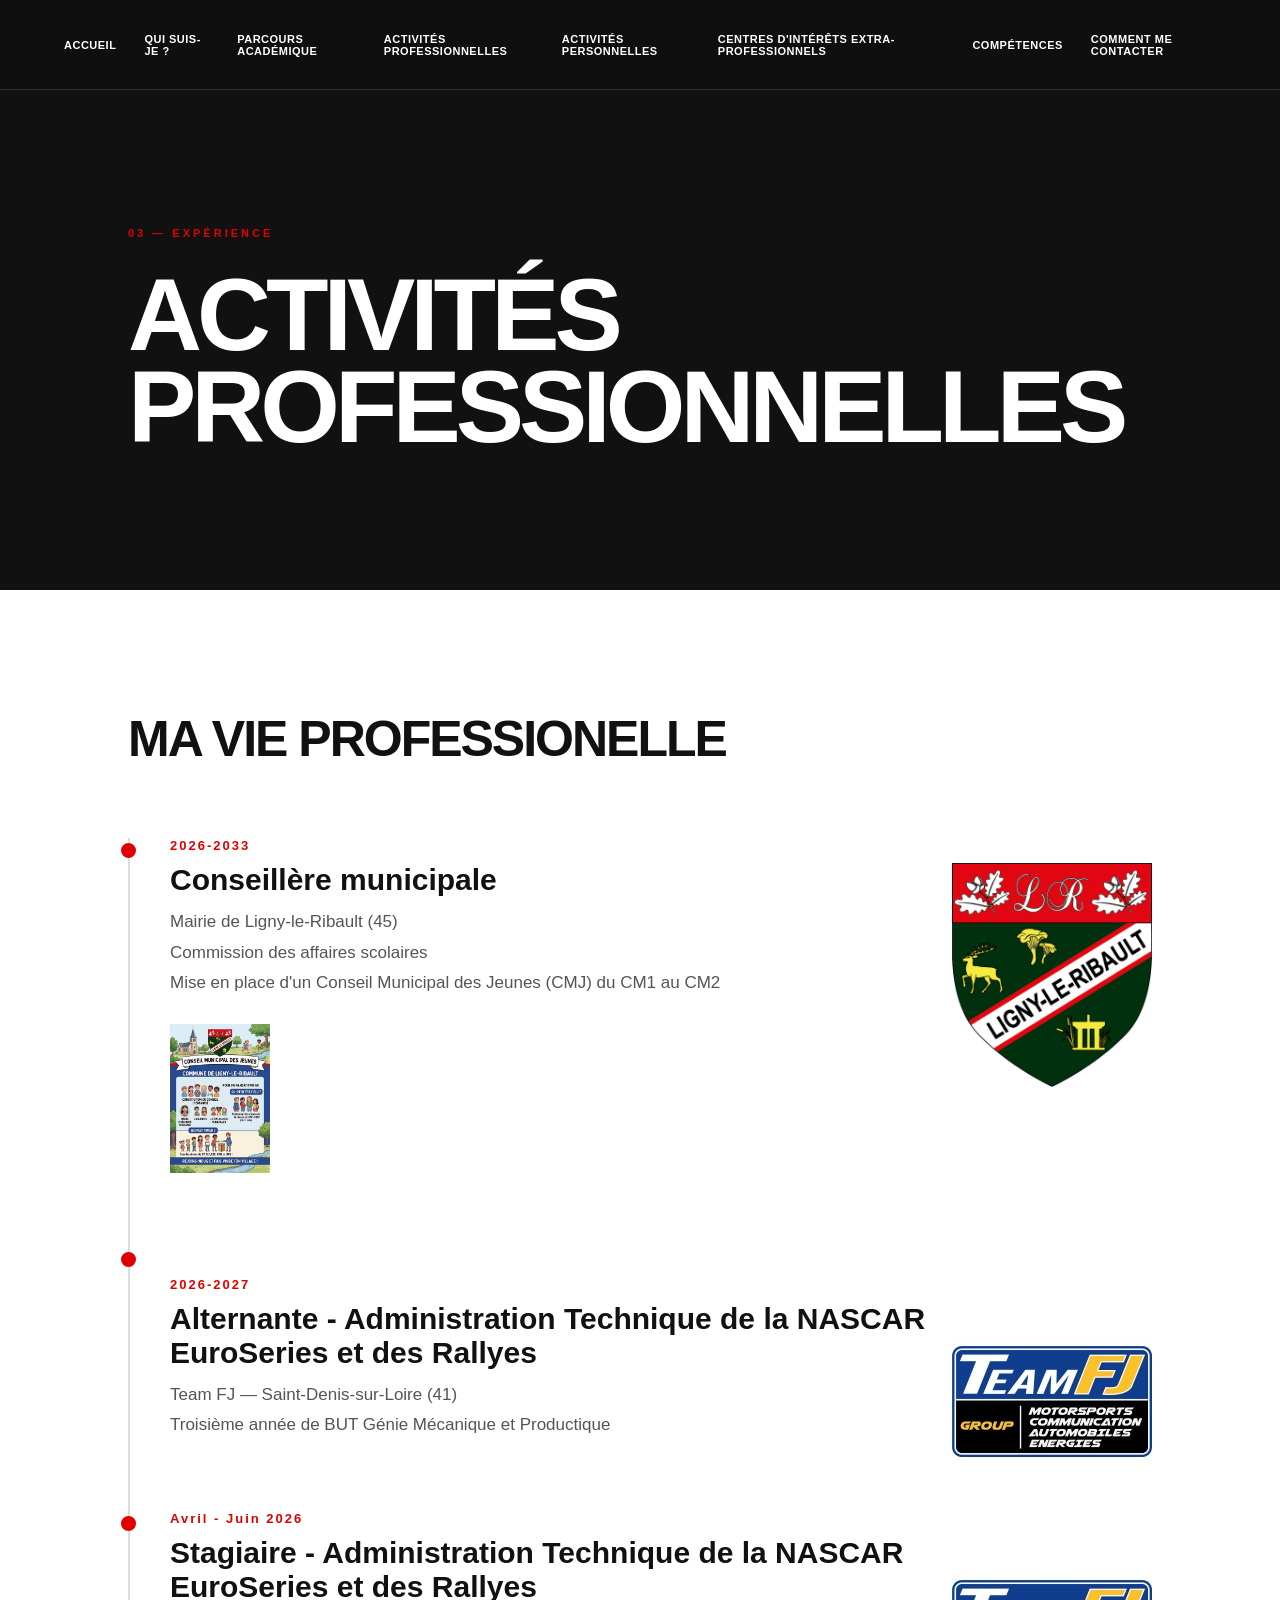
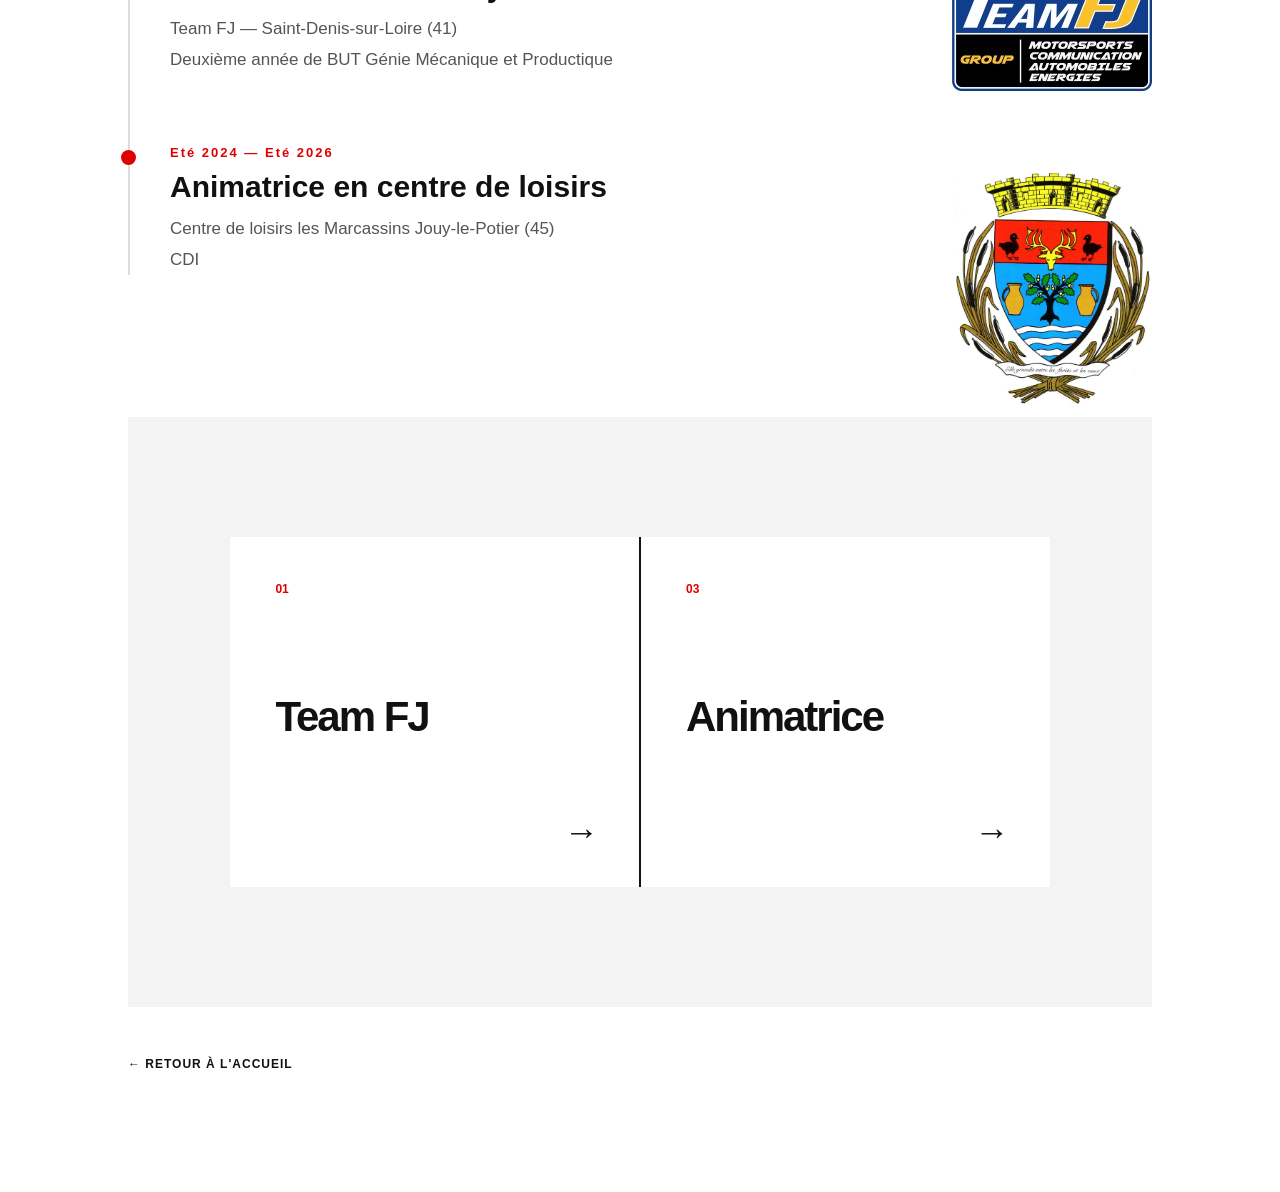
<file: Activites professionnelles.html>
<!DOCTYPE html>
<html lang="fr">

<head>

    <meta charset="UTF-8">

    <meta name="viewport"
          content="width=device-width, initial-scale=1.0">

    <title>Activités professionnelles | Blog </title>

    <link rel="stylesheet" href="Blog.css">

</head>


<body>

<header class="header">

    <nav class="navigation">

        <a href="index.html"> Accueil </a>        
	<a href="Qui suis-je.html">Qui suis-je ?</a>
	
        <a href="Parcours academique et realisations academiques.html"> Parcours académique </a>

        <a href="Activites professionnelles.html"> Activités professionnelles</a>

        <a href="Activites personnelles.html"> Activités personnelles </a>

        <a href="Centres d'interets extra-professionnels.html"> Centres d'intérêts extra-professionnels </a>

        <a href="Competences.html"> Compétences </a>

        <a href="Comment me contacter.html"> Comment me contacter </a>
    </nav>

</header>


<main class="inner-page">

    <section class="page-hero">

        <p class="red-title">
            03 — EXPÉRIENCE
        </p>

        <h1>
            ACTIVITÉS<br>
            PROFESSIONNELLES
        </h1>

    </section>


    <section class="page-content">

        <h2>
            MA VIE PROFESSIONELLE
        </h2>

        <div class="timeline">

<div class="timeline-item">

				<div class="timeline-year">
                    2026-2033
                </div>
<img src="mairie.png" alt="Team FJ" style="float: right; margin-left: 15px; width: 200px;">  <h3> Conseillère municipale </h3> <p style="text-align: justify;"> Mairie de Ligny-le-Ribault (45)
<br> Commission des affaires scolaires <br> Mise en place d'un Conseil Municipal des Jeunes (CMJ) du CM1 au CM2 </p>

<!-- Miniature cliquable -->
<img src="Affiche.jpg" alt="Agrandir l'image" onclick="ouvrirModal(this.src)" style="cursor: pointer; width: 100px;">

<!-- Fenêtre modale (cachée par défaut) -->
<div id="modalImage" onclick="fermerModal()" style="display: none; position: fixed; z-index: 999; left: 0; top: 0; width: 100%; height: 100%; background-color: rgba(0,0,0,0.8); text-align: center;">
  <span style="position: absolute; top: 20px; right: 35px; color: #fff; font-size: 40px; font-weight: bold; cursor: pointer;">&times;</span>
  <img id="imgAgrandie" style="margin: auto; display: block; max-width: 80%; max-height: 80%; margin-top: 5%;">
</div>

<script>
  function ouvrirModal(src) {
    document.getElementById('modalImage').style.display = 'block';
    document.getElementById('imgAgrandie').src = src;
  }
  function fermerModal() {
    document.getElementById('modalImage').style.display = 'none';
  }
</script>
   </p> </li>      </div>
<div class="timeline-item">	
                <div class="timeline-year"> <br><br>

					
                    2026-2027
                </div>
<img src="logoteamfj.jfif" alt="Team FJ" style="float: right; margin-left: 15px; width: 200px;">  <h3> Alternante - Administration Technique de la NASCAR EuroSeries et des Rallyes </h3> <p> Team FJ — Saint-Denis-sur-Loire (41)
<br> Troisième année de BUT Génie Mécanique et Productique </p>
               </div>

            <div class="timeline-item">

                <div class="timeline-year">
                    Avril - Juin 2026
                </div>
<img src="logoteamfj.jfif" alt="Team FJ" style="float: right; margin-left: 15px; width: 200px;">  <h3> Stagiaire - Administration Technique de la NASCAR EuroSeries et des Rallyes  </h3> <p> Team FJ — Saint-Denis-sur-Loire (41)
<br> Deuxième année de BUT Génie Mécanique et Productique </p>
               </div>


            <div class="timeline-item">

                <div class="timeline-year">
                    Eté 2024 — Eté 2026
                </div>

<img src="logocentre.jpg" alt="Lycée Voltaire" style="float: right; margin-left: 15px; width: 200px;">  <h3> Animatrice en centre de loisirs  </h3> <p> Centre de loisirs les Marcassins Jouy-le-Potier (45)
<br> CDI </p>

            </div>

        </div>

<br>
<br> 
<br>
<br>
<section class="cards-section">


            <div class="cards-grid">

                <a href="Teamfj.html" class="portfolio-card">

                    <div class="card-number"> 01 </div>

                    <h3> Team FJ </h3>

                    <span class="card-arrow">
                        →
                    </span>

                </a>

		<a href="Animatrice.html" class="portfolio-card">

                    <div class="card-number"> 03 </div>

                    <h3> Animatrice </h3>

                    <span class="card-arrow">
                        →
                    </span>

                </a>

            </div>

        </section>


        <a href="index.html" class="back-home">
            ← Retour à l'accueil
        </a>

    </section>

</main>

</body>

</html>
</file>
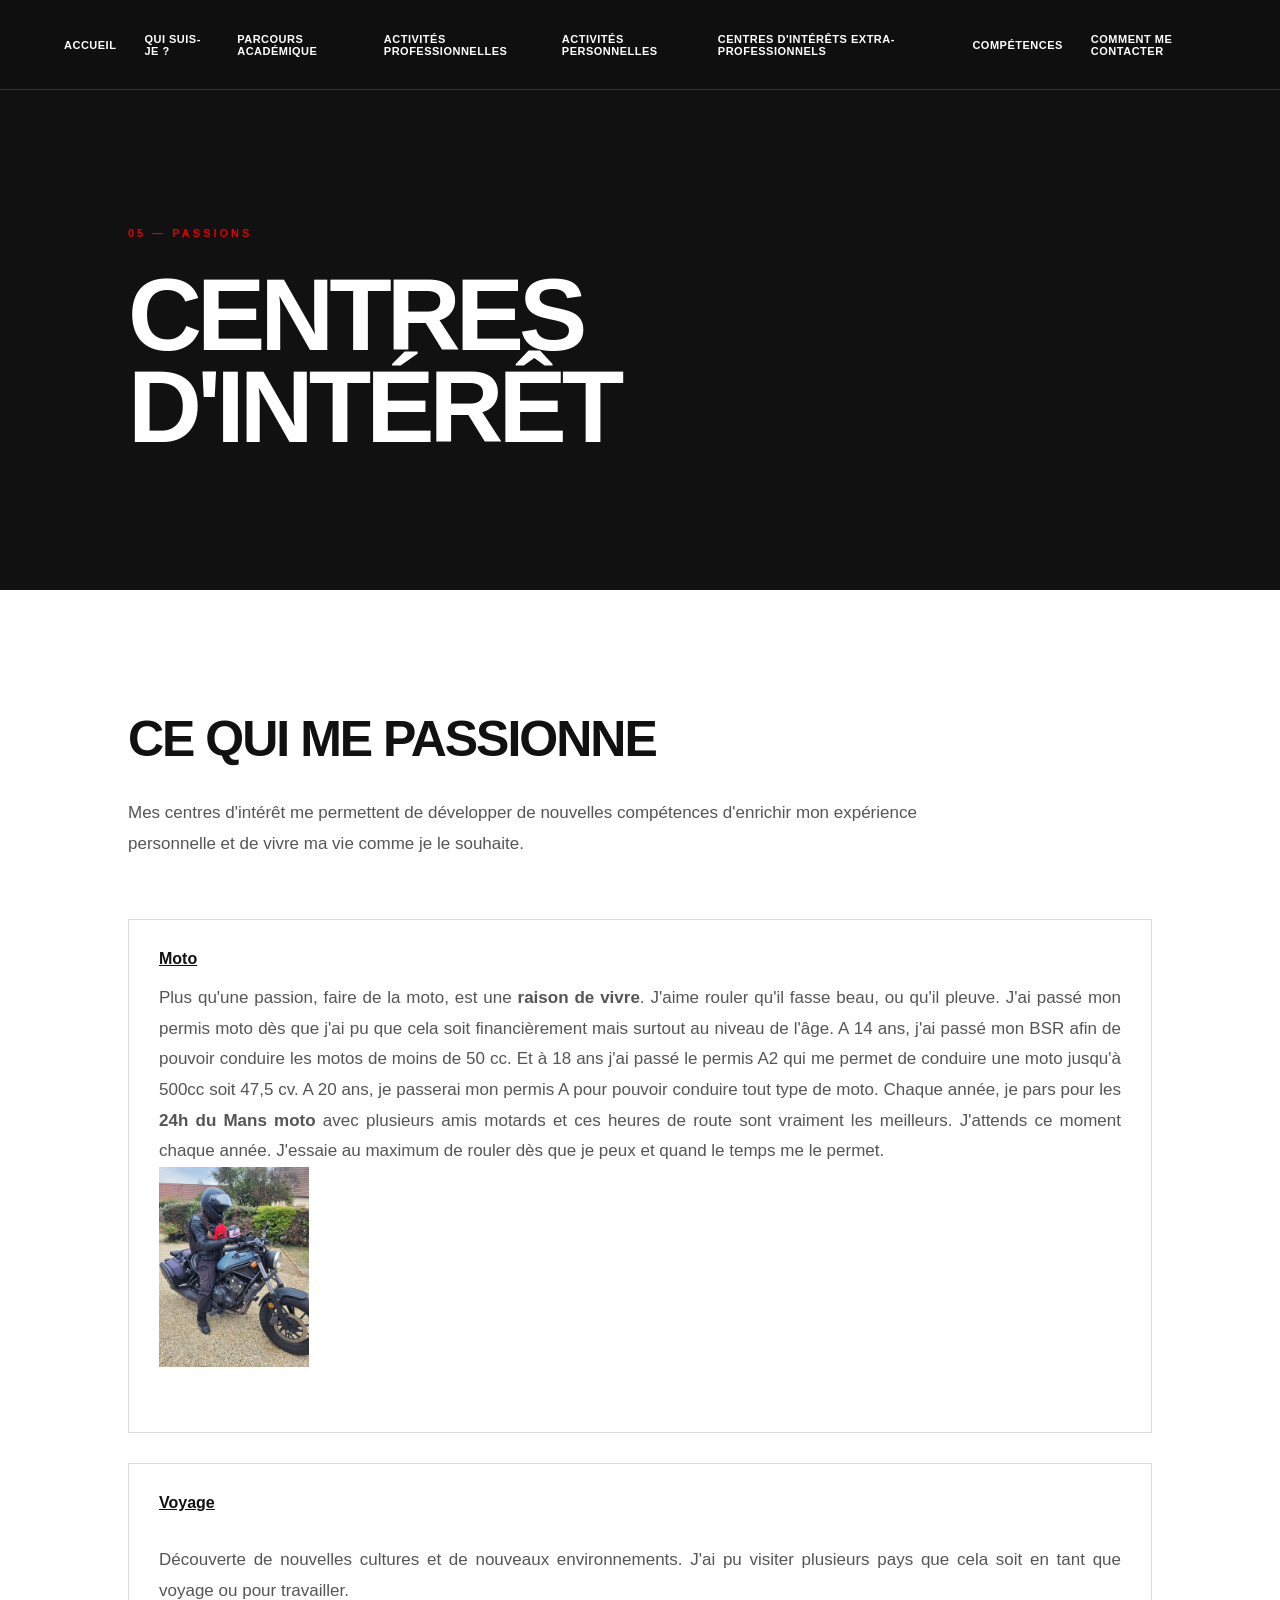
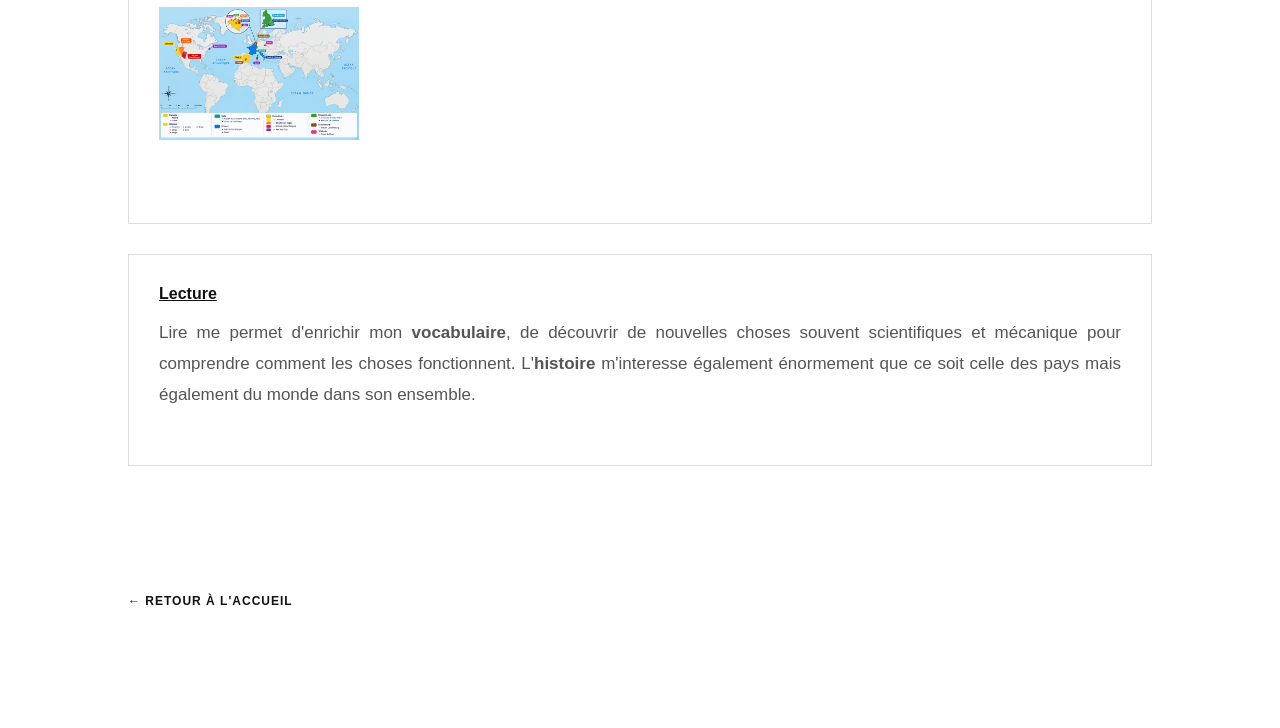
<file: Centres d'interets extra-professionnels.html>
<!DOCTYPE html>
<html lang="fr">

<head>

    <meta charset="UTF-8">

    <meta name="viewport"
          content="width=device-width, initial-scale=1.0">

    <title>Centres d'intérêt | Blog </title>

    <link rel="stylesheet" href="Blog.css">

</head>


<body>

<header class="header">

    <nav class="navigation">

        <a href="index.html"> Accueil </a>        
	<a href="Qui suis-je.html">Qui suis-je ?</a>
	
        <a href="Parcours academique et realisations academiques.html"> Parcours académique </a>

        <a href="Activites professionnelles.html"> Activités professionnelles</a>

        <a href="Activites personnelles.html"> Activités personnelles </a>

        <a href="Centres d'interets extra-professionnels.html"> Centres d'intérêts extra-professionnels </a>

        <a href="Competences.html"> Compétences </a>

        <a href="Comment me contacter.html"> Comment me contacter </a>


    </nav>

</header>


<main class="inner-page">

    <section class="page-hero">

        <p class="red-title">
            05 — PASSIONS
        </p>

        <h1>
            CENTRES<br>
            D'INTÉRÊT
        </h1>

    </section>


    <section class="page-content">

        <h2>
            CE QUI ME PASSIONNE
        </h2>

        <p>
            Mes centres d'intérêt me permettent de développer
            de nouvelles compétences d'enrichir mon expérience
            personnelle et de vivre ma vie comme je le souhaite.
        </p>


        <div class="skills">

            <div class="skill">

                <div class="skill-header">

                    <span class="skill-name">
                       <u> Moto </u>
                    </span>

                </div>

                <p style="text-align: justify;width: 100%">
                    Plus qu'une passion, faire de la moto, est une <strong>raison de vivre</strong>. J'aime rouler qu'il fasse beau, ou qu'il pleuve. J'ai passé mon permis moto dès que j'ai pu que cela soit financièrement mais surtout au niveau de l'âge. A 14 ans, j'ai passé mon BSR afin de pouvoir conduire les motos de moins de 50 cc. Et à 18 ans j'ai passé le permis A2 qui me permet de conduire une moto jusqu'à 500cc soit 47,5 cv. A 20 ans, je passerai mon permis A pour pouvoir conduire tout type de moto. 
Chaque année, je pars pour les <strong>24h du Mans moto</strong> avec plusieurs amis motards et ces heures de route sont vraiment les meilleurs. J'attends ce moment chaque année.

J'essaie au maximum de rouler dès que je peux et quand le temps me le permet.
 <br>

<!-- Miniature cliquable -->
<img src="Moto.jpeg" alt="Agrandir l'image" onclick="ouvrirModal(this.src)" style="cursor: pointer; width: 150px;">

<!-- Fenêtre modale (cachée par défaut) -->
<div id="modalImage" onclick="fermerModal()" style="display: none; position: fixed; z-index: 999; left: 0; top: 0; width: 100%; height: 100%; background-color: rgba(0,0,0,0.8); text-align: center;">
  <span style="position: absolute; top: 20px; right: 35px; color: #fff; font-size: 40px; font-weight: bold; cursor: pointer;">&times;</span>
  <img id="imgAgrandie" style="margin: auto; display: block; max-width: 80%; max-height: 80%; margin-top: 5%;">
</div>

<script>
  function ouvrirModal(src) {
    document.getElementById('modalImage').style.display = 'block';
    document.getElementById('imgAgrandie').src = src;
  }
  function fermerModal() {
    document.getElementById('modalImage').style.display = 'none';
  }
</script>
   </p>


                </p>

            </div>

            <div class="skill">

                <div class="skill-header">

                    <span class="skill-name">
                       <u> Voyage </u>
                    </span>

                </div>
<br>
                <p style="text-align: justify;">
                    Découverte de nouvelles cultures et de nouveaux
                    environnements.
		J'ai pu visiter plusieurs pays que cela soit en tant que voyage ou pour travailler. <br>

<!-- Miniature cliquable -->
<img src="Carte mondiale des destinations en couleur.png" alt="Agrandir l'image" onclick="ouvrirModal(this.src)" style="cursor: pointer; width: 200px;">

<!-- Fenêtre modale (cachée par défaut) -->
<div id="modalImage" onclick="fermerModal()" style="display: none; position: fixed; z-index: 999; left: 0; top: 0; width: 100%; height: 100%; background-color: rgba(0,0,0,0.8); text-align: center;">
  <span style="position: absolute; top: 20px; right: 35px; color: #fff; font-size: 40px; font-weight: bold; cursor: pointer;">&times;</span>
  <img id="imgAgrandie" style="margin: auto; display: block; max-width: 80%; max-height: 80%; margin-top: 5%;">
</div>

<script>
  function ouvrirModal(src) {
    document.getElementById('modalImage').style.display = 'block';
    document.getElementById('imgAgrandie').src = src;
  }
  function fermerModal() {
    document.getElementById('modalImage').style.display = 'none';
  }
</script>
   </p>


<br>
            </div>

            <div class="skill">

                <div class="skill-header">

                    <span class="skill-name">
                       <u> Lecture</u>
                    </span>

                </div>

                <p style="text-align: justify;">
                    Lire me permet d'enrichir mon <strong>vocabulaire</strong>, de découvrir de nouvelles choses souvent scientifiques et mécanique pour comprendre comment les choses fonctionnent. L'<strong>histoire</strong> m'interesse également énormement que ce soit celle des pays mais également du monde dans son ensemble.
                </p>

            </div>
<br>
            <a href="index.html" class="back-home">
            ← Retour à l'accueil
        </a>

    </section>

</main>
</body>

</html>
</file>
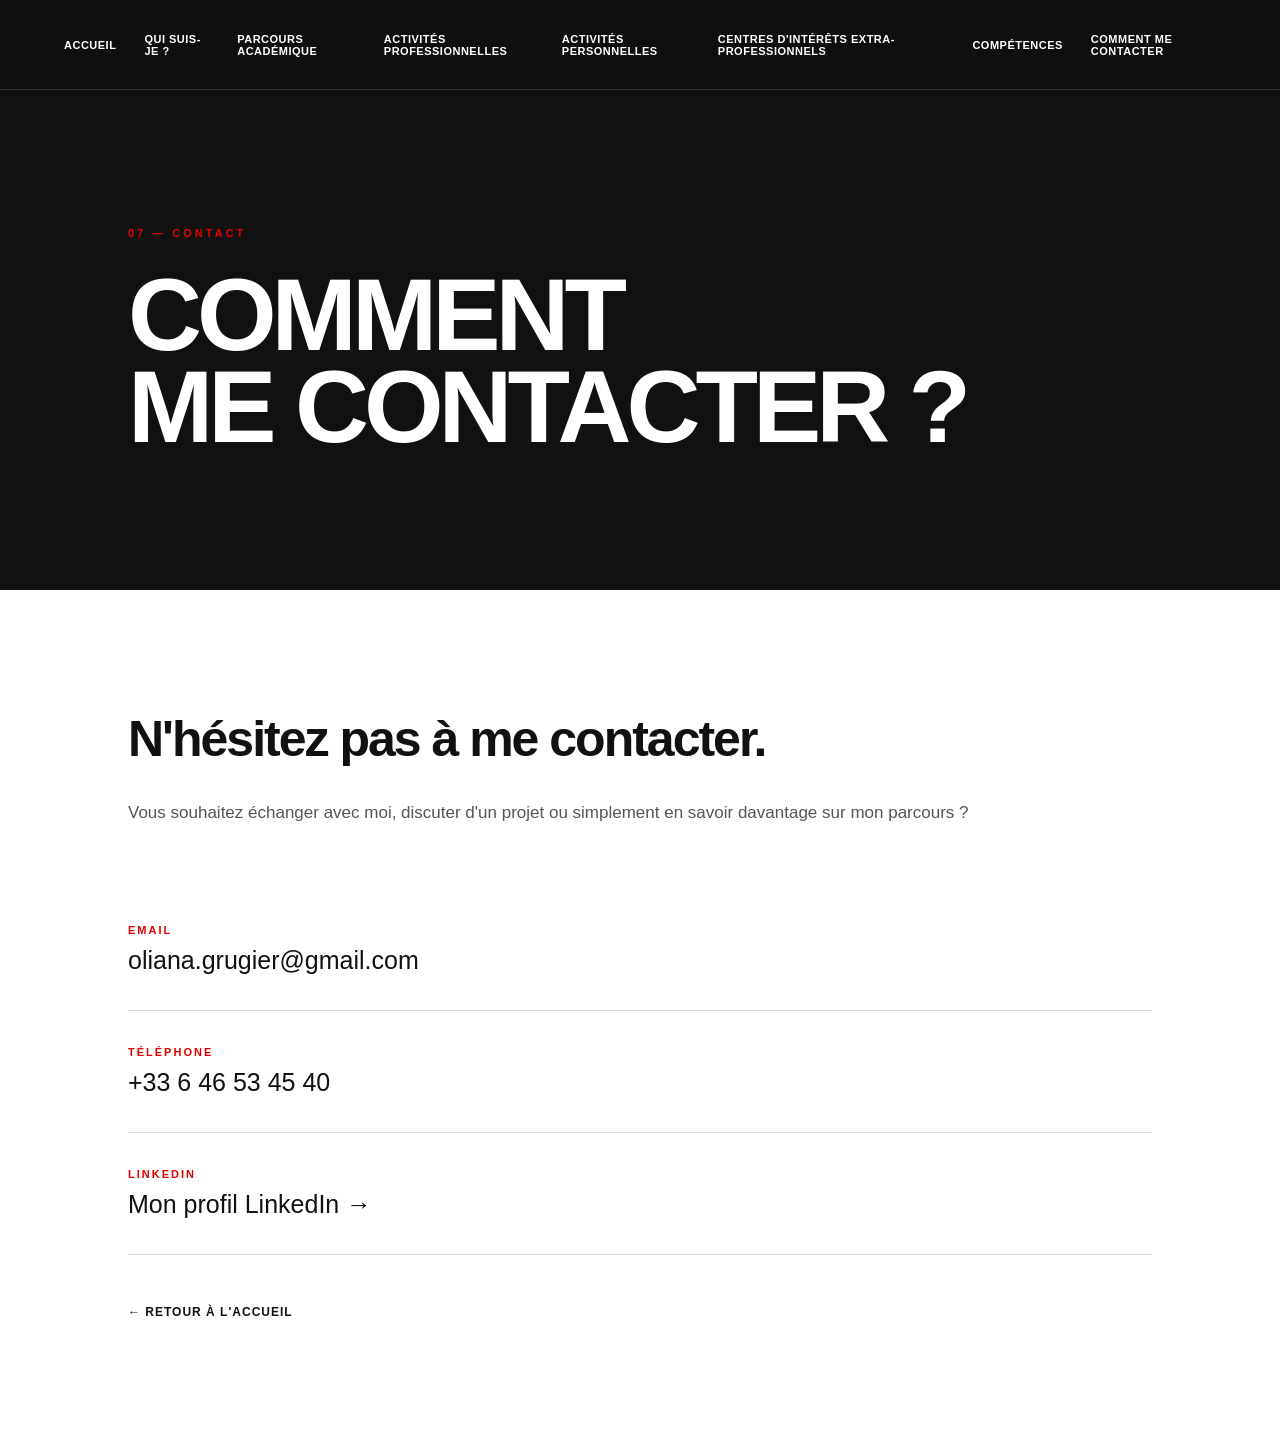
<file: Comment me contacter.html>
<!DOCTYPE html>
<html lang="fr">

<head>

    <meta charset="UTF-8">

    <meta name="viewport"
          content="width=device-width, initial-scale=1.0">
    <title>Contact | Blog </title>


    <link rel="stylesheet" href="Blog.css">

</head>


<body>

<header class="header">

   <nav class="navigation">

        <a href="index.html"> Accueil </a>        
	<a href="Qui suis-je.html">Qui suis-je ?</a>
	
        <a href="Parcours academique et realisations academiques.html"> Parcours académique </a>

        <a href="Activites professionnelles.html"> Activités professionnelles</a>

        <a href="Activites personnelles.html"> Activités personnelles </a>

        <a href="Centres d'interets extra-professionnels.html"> Centres d'intérêts extra-professionnels </a>

        <a href="Competences.html"> Compétences </a>

        <a href="Comment me contacter.html"> Comment me contacter </a>

    </nav>

</header>


<main class="inner-page">

    <section class="page-hero">

        <p class="red-title"> 07 — CONTACT </p>

        <h1> COMMENT<br> ME CONTACTER ? </h1>

    </section>


    <section class="page-content">

       <h2>N'hésitez pas à me contacter.</h2>

<p>
    Vous souhaitez échanger avec moi, discuter d'un projet
    ou simplement en savoir davantage sur mon parcours ?
</p>

               <div class="contact-list">


            <div class="contact-item">

                <span> EMAIL </span>

                <a href="mailto:oliana.grugier@gmail.com"> oliana.grugier@gmail.com </a>

            </div>


            <div class="contact-item">

                <span> TÉLÉPHONE </span>

                <a href="tel:+33123456789"> +33 6 46 53 45 40 </a>

            </div>


            <div class="contact-item">

                <span> LINKEDIN </span>

                <a href="https://www.linkedin.com/in/oliana-grugier-92855a194"> Mon profil LinkedIn → </a>

            </div>

        </div>


        <a href="index.html" class="back-home">
            ← Retour à l'accueil
        </a>

    </section>

</main>
</body>

</html>
</file>
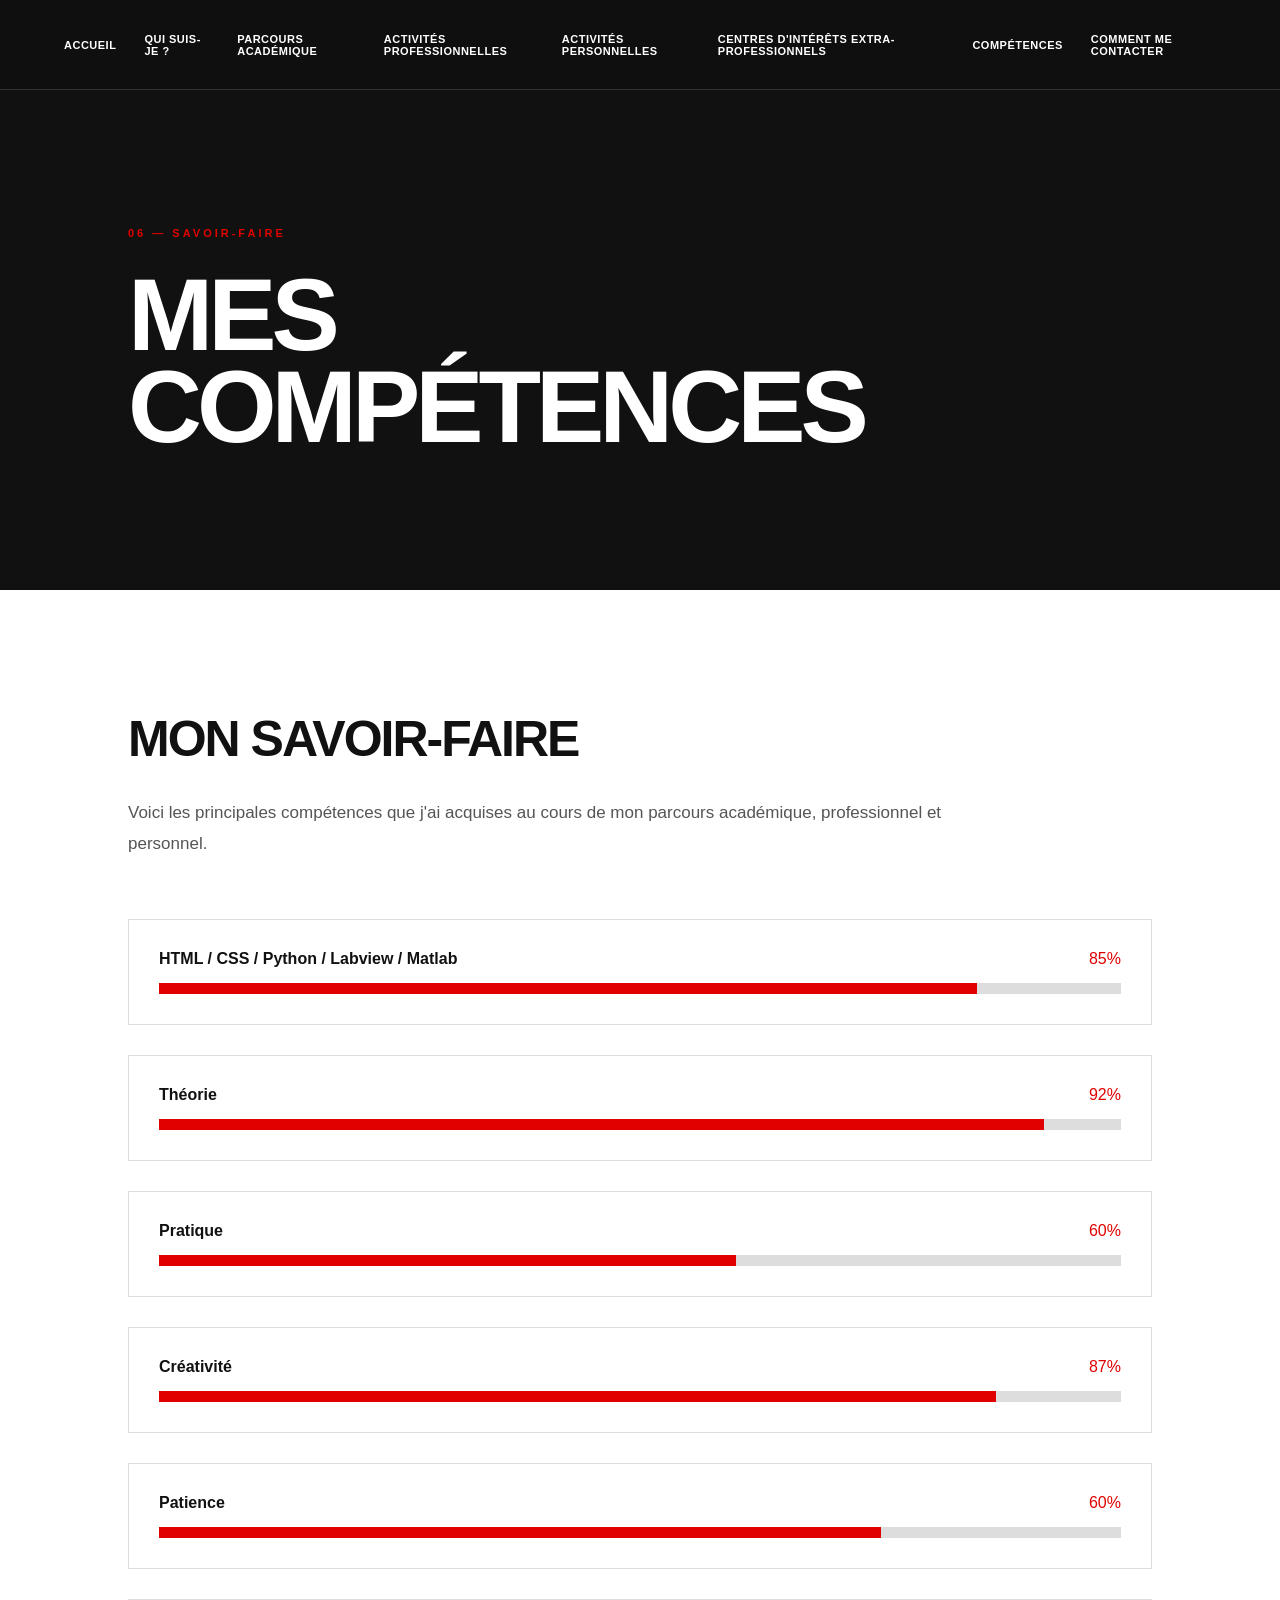
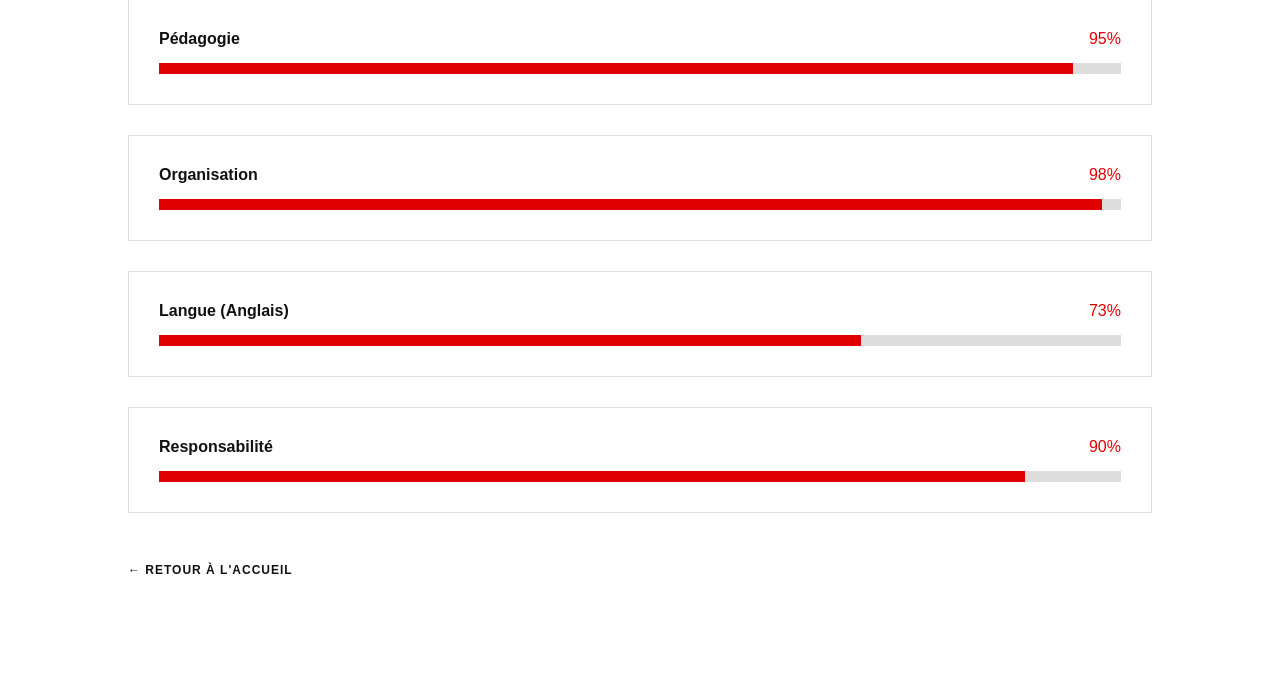
<file: Competences.html>
<!DOCTYPE html>
<html lang="fr">

<head>

    <meta charset="UTF-8">

    <meta name="viewport"
          content="width=device-width, initial-scale=1.0">

    <title>Compétences | Blog </title>

    <link rel="stylesheet" href="Blog.css">

</head>


<body>

<header class="header">

    <nav class="navigation">

        <a href="index.html"> Accueil </a>        
	<a href="Qui suis-je.html">Qui suis-je ?</a>
	
        <a href="Parcours academique et realisations academiques.html"> Parcours académique </a>

        <a href="Activites professionnelles.html"> Activités professionnelles</a>

        <a href="Activites personnelles.html"> Activités personnelles </a>

        <a href="Centres d'interets extra-professionnels.html"> Centres d'intérêts extra-professionnels </a>

        <a href="Competences.html"> Compétences </a>

        <a href="Comment me contacter.html"> Comment me contacter </a>

    </nav>

</header>


<main class="inner-page">

    <section class="page-hero">

        <p class="red-title">
            06 — SAVOIR-FAIRE
        </p>

        <h1>
            MES<br>
            COMPÉTENCES
        </h1>

    </section>


    <section class="page-content">

        <h2>
            MON SAVOIR-FAIRE
        </h2>

        <p>
            Voici les principales compétences que j'ai acquises
            au cours de mon parcours académique, professionnel
            et personnel.
        </p>


        <div class="skills">


            <div class="skill">

                <div class="skill-header">

                    <span class="skill-name">
                        HTML / CSS / Python / Labview / Matlab 
                    </span>

                    <span class="skill-percent">
                        85%
                    </span>


                </div>

                <div class="skill-bar">

                    <div
                        class="skill-progress"
                        style="width:85%;">
                    </div>

                </div>

            </div>


            <div class="skill">

                <div class="skill-header">

                    <span class="skill-name">
                        Théorie
                    </span>

                    <span class="skill-percent">
                        92%
                    </span>

                </div>

                <div class="skill-bar">

                    <div
                        class="skill-progress"
                        style="width:92%;">
                    </div>

                </div>

            </div>


            <div class="skill">

                <div class="skill-header">

                    <span class="skill-name">
                        Pratique
                    </span>

                    <span class="skill-percent">
                        60%
                    </span>

                </div>

                <div class="skill-bar">

                    <div
                        class="skill-progress"
                        style="width:60%;">
                    </div>

                </div>

            </div>

 		<div class="skill">

                <div class="skill-header">

                    <span class="skill-name">
                        Créativité
                    </span>

                    <span class="skill-percent">
                        87%
                    </span>

                </div>

                <div class="skill-bar">

                    <div
                        class="skill-progress"
                        style="width:87%;">
                    </div>

                </div>

            </div>



            <div class="skill">

                <div class="skill-header">

                    <span class="skill-name">
                       Patience 
                    </span>

                    <span class="skill-percent">
                        60%
                    </span>


                </div>

                <div class="skill-bar">

                    <div
                        class="skill-progress"
                        style="width:75%;">
                    </div>

                </div>

            </div>


            <div class="skill">

                <div class="skill-header">

                    <span class="skill-name">
                        Pédagogie
                    </span>

                    <span class="skill-percent">
                        95%
                    </span>

                </div>

                <div class="skill-bar">

                    <div
                        class="skill-progress"
                        style="width:95%;">
                    </div>

                </div>

            </div>


            <div class="skill">

                <div class="skill-header">

                    <span class="skill-name">
                        Organisation 
                    </span>

                    <span class="skill-percent">
                        98%
                    </span>

                </div>

                <div class="skill-bar">

                    <div
                        class="skill-progress"
                        style="width:98%;">
                    </div>

                </div>

            </div>
<div class="skill">

                <div class="skill-header">

                    <span class="skill-name">
                        Langue (Anglais) 
                    </span>

                    <span class="skill-percent">
                        73%
                    </span>

                </div>

                <div class="skill-bar">

                    <div
                        class="skill-progress"
                        style="width:73%;">
                    </div>

                </div>

            </div>




               
            <div class="skill">

                <div class="skill-header">

                    <span class="skill-name">
                        Responsabilité
                    </span>

                    <span class="skill-percent">
                        90%
                    </span>

                </div>

                <div class="skill-bar">

                    <div
                        class="skill-progress"
                        style="width:90%;">
                    </div>

                </div>

            </div>


        </div>

        <a href="index.html" class="back-home">
            ← Retour à l'accueil
        </a>

    </section>

</main>

</body>

</html>
</file>
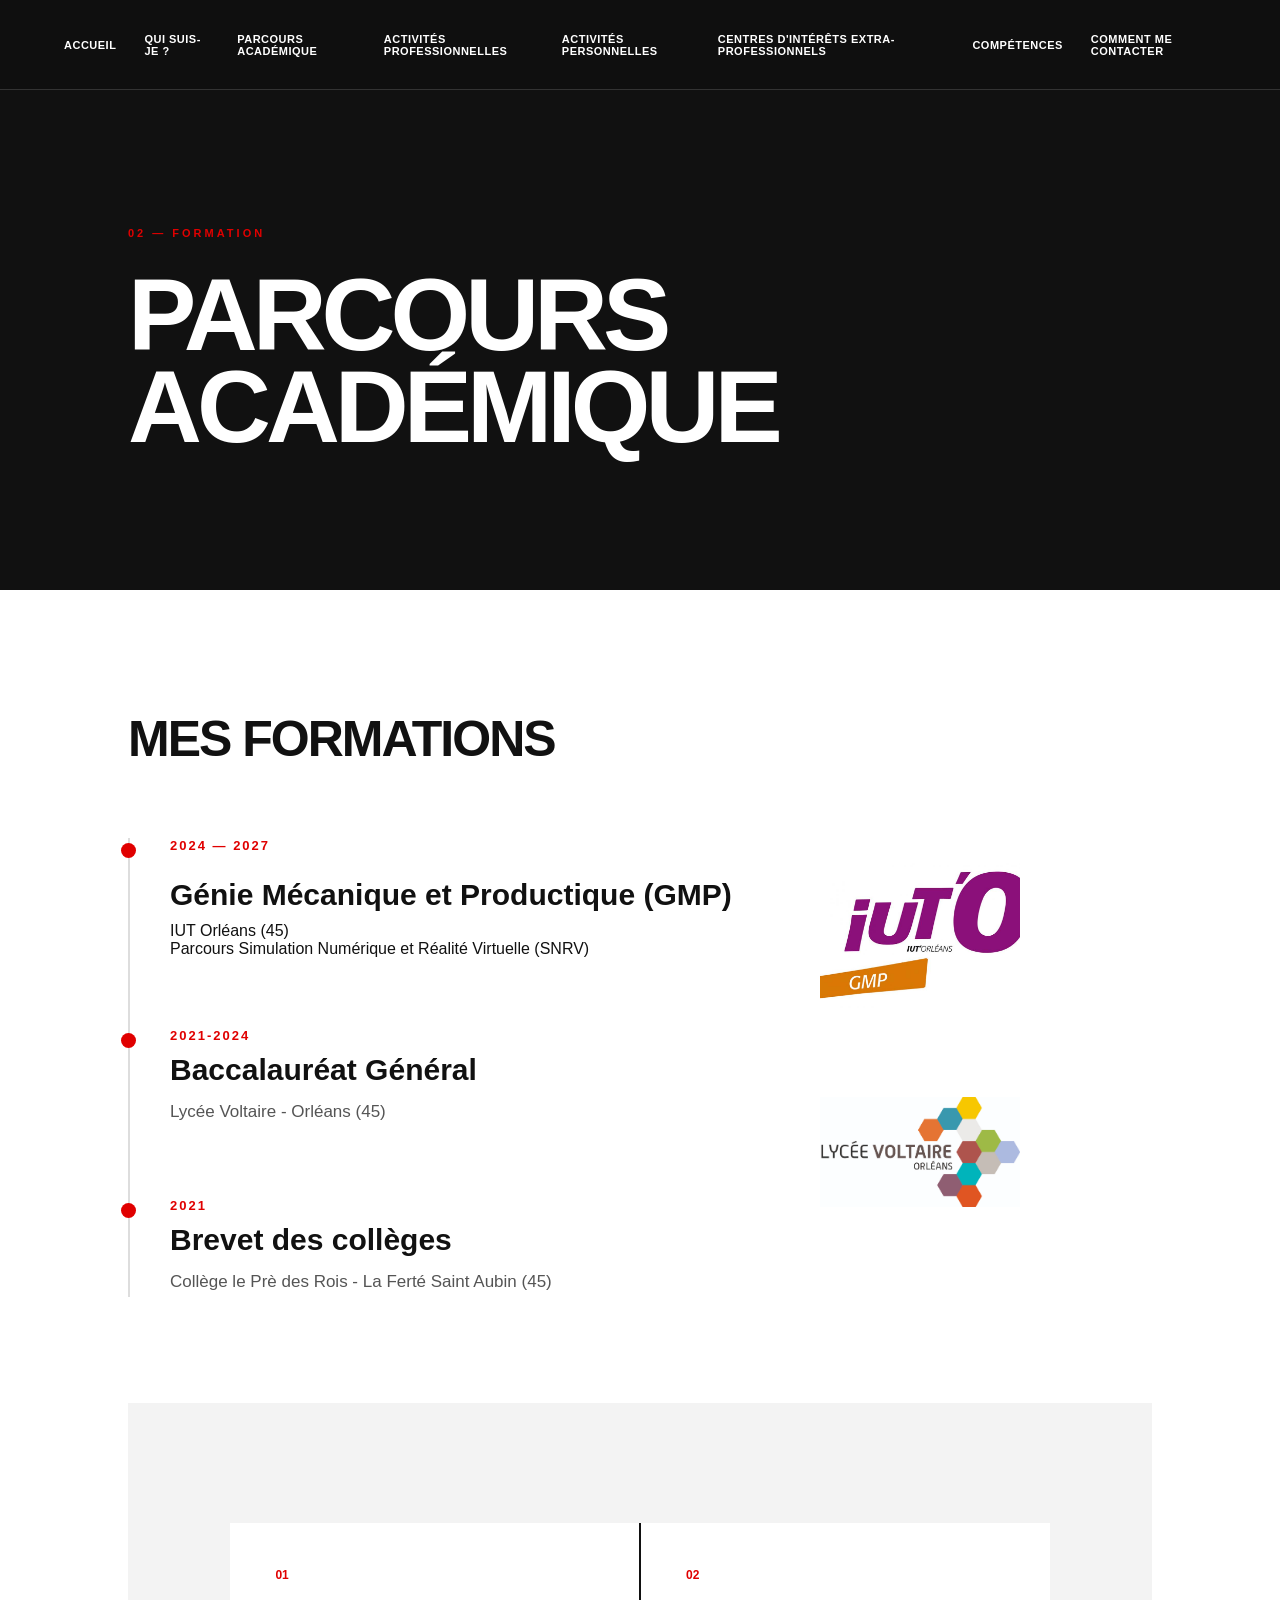
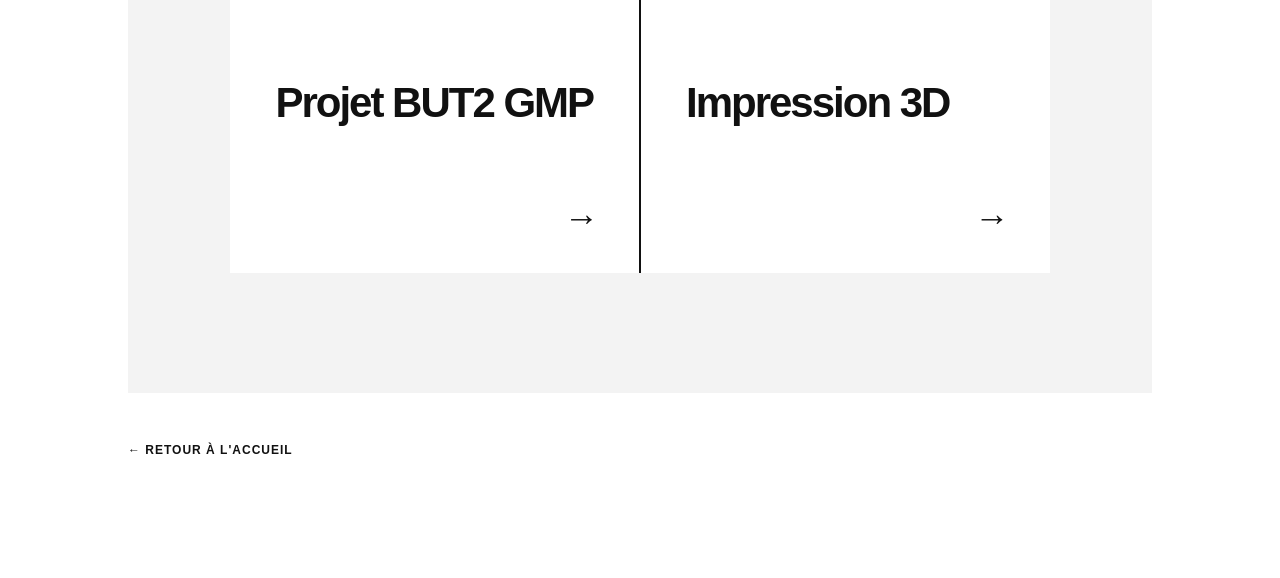
<file: Parcours academique et realisations academiques.html>
<!DOCTYPE html>
<html lang="fr">

<head>

    <meta charset="UTF-8">

    <meta name="viewport"
          content="width=device-width, initial-scale=1.0">

    <title>Parcours académiques | Blog </title>

    <link rel="stylesheet" href="Blog.css">

</head>


<body>

<header class="header">

    <nav class="navigation">

        <a href="index.html"> Accueil </a>        
	<a href="Qui suis-je.html">Qui suis-je ?</a>
	
        <a href="Parcours academique et realisations academiques.html"> Parcours académique </a>

        <a href="Activites professionnelles.html"> Activités professionnelles</a>

        <a href="Activites personnelles.html"> Activités personnelles </a>

        <a href="Centres d'interets extra-professionnels.html"> Centres d'intérêts extra-professionnels </a>

        <a href="Competences.html"> Compétences </a>

        <a href="Comment me contacter.html"> Comment me contacter </a>

    </nav>

</header>


<main class="inner-page">

    <section class="page-hero">

        <p class="red-title">
            02 — FORMATION
        </p>

        <h1>
            PARCOURS<br>
            ACADÉMIQUE
        </h1>

    </section>


    <section class="page-content">

        <h2>
            MES FORMATIONS
        </h2>


        <div class="timeline">

            <div class="timeline-item">

                <div class="timeline-year">
                    2024 — 2027
                </div>

               
<p>
  <img src="logogmp.jpg" alt="Lycée Voltaire" style="float: right; margin-left: 15px; width: 200px;">  <h3>
                    Génie Mécanique et Productique (GMP)
                </h3>
IUT Orléans (45) 
<br>   Parcours Simulation Numérique et Réalité Virtuelle (SNRV)  </p>
            

            </div>

            <div class="timeline-item">

                <div class="timeline-year">
                    2021-2024
                </div>
       <h3>
                    Baccalauréat Général
                </h3>
<p>
  <img src="logovoltaire.jpg" alt="Lycée Voltaire" style="float: right; margin-left: 15px; width: 200px;">
 Lycée Voltaire - Orléans (45)</p>
            
               
            </div>

            <div class="timeline-item">

                <div class="timeline-year">
                    2021
                </div>

                <h3>
                    Brevet des collèges
                </h3>

                <p>
                    Collège le Prè des Rois - La Ferté Saint Aubin (45)
                </p>

            </div>

        </div>

<br>
<br>
<section class="cards-section">


<div class="cards-grid">

                <a href="ProjetBUT2GMP.html" class="portfolio-card">

                    <div class="card-number"> 01 </div>

                    <h3> Projet BUT2 GMP </h3>

                    <span class="card-arrow">
                        →
                    </span>

                </a>


                <a href="Impression3D.html" class="portfolio-card">

                    <div class="card-number"> 02 </div>

                    <h3> Impression 3D </h3>

                    <span class="card-arrow">
                        →
                    </span>

                </a>

            </div>

        </section>



        <a href="index.html" class="back-home">
            ← Retour à l'accueil
        </a>

    </section>

</main>

</body>

</html>
</file>
<file: Blog.css>
/* =====================================================
   RESET
===================================================== */

* {
    margin: 0;
    padding: 0;
    box-sizing: border-box;
}

html {
    scroll-behavior: smooth;
}

body {
    font-family: "Inter", Arial, sans-serif;
    background: #ffffff;
    color: #111111;
    overflow-x: hidden;
}

a {
    text-decoration: none;
    color: inherit;
}

button {
    font-family: inherit;
}


/* =====================================================
   HEADER
===================================================== */

.header {
    position: fixed;
    top: 0;
    left: 0;

    width: 100%;
    height: 90px;

    padding: 0 5%;

    display: flex;
    align-items: center;
    justify-content: space-between;

    background: rgba(0, 0, 0, 0.94);

    color: white;

    z-index: 1000;

    border-bottom: 1px solid rgba(255,255,255,0.15);
}


/* LOGO */

.logo a {
    display: flex;
    flex-direction: column;

    line-height: 1;
}

.logo-main {
    font-size: 24px;
    font-weight: 900;
    letter-spacing: 4px;
}

.logo-sub {
    margin-top: 5px;

    font-size: 9px;
    font-weight: 500;

    letter-spacing: 4px;

    color: #999;
}


/* NAVIGATION */

.navigation {
    display: flex;
    align-items: center;
    gap: 28px;
}

.navigation a {
    position: relative;

    font-size: 11px;
    font-weight: 600;

    text-transform: uppercase;
    letter-spacing: 0.5px;

    color: #fff;

    transition: 0.3s ease;
}

.navigation a::after {
    content: "";

    position: absolute;

    bottom: -8px;
    left: 0;

    width: 0;
    height: 2px;

    background: #e00000;

    transition: width 0.3s ease;
}

.navigation a:hover {
    color: #ddd;
}

.navigation a:hover::after {
    width: 100%;
}


/* =====================================================
   MOBILE MENU
===================================================== */

.menu-button {
    display: none;

    background: none;
    border: none;

    color: white;

    font-size: 25px;

    cursor: pointer;
}

.mobile-menu {
    display: none;
}


/* =====================================================
   HERO
===================================================== */

.hero {
    position: relative;

    height: 100vh;
    min-height: 700px;

    background:
        linear-gradient(
            90deg,
            rgba(0,0,0,0.85),
            rgba(0,0,0,0.35),
            rgba(0,0,0,0.15)
        ),
        url("../images/hero.jpg");

    background-size: cover;
    background-position: center;

    color: white;

    display: flex;
    align-items: center;

    padding: 0 10%;
}


/* si aucune image n'est encore disponible */

.hero-overlay {
    position: absolute;

    inset: 0;

    background:
        linear-gradient(
            135deg,
            #111 0%,
            #222 45%,
            #700 100%
        );

    z-index: 0;
}

.hero-content {
    position: relative;
    z-index: 2;

    max-width: 700px;

    padding-top: 90px;
}

.hero-small {
    color: #e00000;

    font-size: 12px;
    font-weight: 700;

    letter-spacing: 4px;

    margin-bottom: 25px;
}

.hero h1 {
    font-size: clamp(70px, 10vw, 150px);

    line-height: 0.82;

    font-weight: 900;

    letter-spacing: -7px;

    margin-bottom: 40px;
}

.hero-description {
    max-width: 520px;

    font-size: 16px;
    line-height: 1.7;

    color: #ddd;

    margin-bottom: 40px;
}


/* NUMERO */

.hero-number {
    position: absolute;

    right: 6%;
    bottom: 10%;

    font-size: 120px;

    font-weight: 900;

    color: rgba(255,255,255,0.08);

    z-index: 1;
}


/* =====================================================
   BUTTON
===================================================== */

.button {
    display: inline-flex;

    align-items: center;
    gap: 30px;

    padding: 18px 28px;

    background: #e00000;

    color: white;

    font-size: 12px;
    font-weight: 700;

    text-transform: uppercase;

    letter-spacing: 1px;

    transition: 0.3s ease;
}

.button:hover {
    background: white;
    color: #111;

    transform: translateX(5px);
}

.button span {
    font-size: 20px;
}


/* =====================================================
   SECTIONS
===================================================== */

.section {
    padding: 150px 10%;

}

.intro {
    display: grid;

    grid-template-columns: 150px 1fr;

    gap: 80px;

}

.section-number {
    font-size: 16px;

    font-weight: 700;

    color: #e00000;

    padding-top: 10px;
}

.red-title {
    color: #e00000;

    font-size: 11px;

    font-weight: 800;

    letter-spacing: 3px;

    margin-bottom: 25px;
}

.intro h2 {
    font-size: clamp(45px, 6vw, 90px);

    line-height: 0.95;

    letter-spacing: -4px;

    margin-bottom: 45px;
}

.intro p:not(.red-title) {
    max-width: 650px;

    font-size: 17px;

    line-height: 1.8;

    color: #666;
}


/* =====================================================
   CARDS
===================================================== */

.cards-section {
    padding: 120px 10%;

    background: #f3f3f3;
}

.cards-header {
    margin-bottom: 70px;
}

.cards-header h2 {
    font-size: clamp(45px, 6vw, 85px);

    line-height: 0.9;

    letter-spacing: -4px;
}


.cards-grid {
    display: grid;

    grid-template-columns: repeat(2, 1fr);

    gap: 2px;

    background: #111;
}


.portfolio-card {
    position: relative;

    min-height: 350px;

    padding: 45px;

    background: white;

    overflow: hidden;

    transition: 0.4s ease;
}

.portfolio-card::before {
    content: "";

    position: absolute;

    left: 0;
    bottom: 0;

    width: 100%;
    height: 0;

    background: #e00000;

    transition: 0.4s ease;

    z-index: 0;
}

.portfolio-card:hover::before {
    height: 100%;
}

.portfolio-card:hover {
    color: white;
}

.card-number,
.portfolio-card h3,
.card-arrow {
    position: relative;
    z-index: 1;
}

.card-number {
    font-size: 12px;

    color: #e00000;

    font-weight: 800;

    margin-bottom: 100px;
}

.portfolio-card h3 {
    font-size: 42px;

    line-height: 1;

    letter-spacing: -2px;
}

.card-arrow {
    position: absolute;

    right: 40px;
    bottom: 35px;

    font-size: 35px;
}


/* =====================================================
   CONTACT BANNER
===================================================== */

.contact-banner {
    min-height: 500px;

    padding: 100px 10%;

    background: #111;

    color: white;

    display: flex;

    justify-content: space-between;
    align-items: center;
}

.contact-banner h2 {
    font-size: clamp(55px, 8vw, 110px);

    line-height: 0.85;

    letter-spacing: -5px;
}

.button-light {
    background: white;

    color: #111;
}

.button-light:hover {
    background: #e00000;

    color: white;
}


/* =====================================================
   FOOTER
===================================================== */

footer {
    min-height: 130px;

    padding: 40px 10%;

    background: #050505;

    color: white;

    display: flex;

    justify-content: space-between;
    align-items: center;
}

.footer-logo {
    font-weight: 900;

    letter-spacing: 4px;
}

footer p {
    color: #777;

    font-size: 12px;
}


/* =====================================================
   PAGE INTERNE
===================================================== */

.inner-page {
    padding-top: 90px;
}


/* HERO PAGE INTERNE */

.page-hero {
    min-height: 500px;

    padding: 120px 10%;

    background: #111;

    color: white;

    display: flex;

    flex-direction: column;

    justify-content: center;
}

.page-hero .red-title {
    margin-bottom: 30px;
}

.page-hero h1 {
    max-width: 1100px;

    font-size: clamp(50px, 8vw, 120px);

    line-height: 0.9;

    letter-spacing: -5px;
}


/* CONTENU PAGE */

.page-content {
    padding: 120px 10%;

    max-width: 1400px;

    margin: auto;
}

.page-content h2 {
    font-size: 50px;

    margin-bottom: 30px;

    letter-spacing: -2px;
}

.page-content p {
    max-width: 850px;

    font-size: 17px;

    line-height: 1.8;

    color: #555;

    margin-bottom: 25px;
}


/* =====================================================
   TIMELINE
===================================================== */

.timeline {
    margin-top: 70px;

    border-left: 2px solid #ddd;

    padding-left: 40px;
}

.timeline-item {
    position: relative;

    margin-bottom: 70px;
}

.timeline-item::before {
    content: "";

    position: absolute;

    left: -49px;
    top: 5px;

    width: 15px;
    height: 15px;

    background: #e00000;

    border-radius: 50%;
}

.timeline-year {
    color: #e00000;

    font-size: 13px;

    font-weight: 800;

    letter-spacing: 2px;

    margin-bottom: 10px;
}

.timeline-item h3 {
    font-size: 30px;

    margin-bottom: 10px;
}


/* =====================================================
   COMPETENCES
===================================================== */

.skills {
    display: grid;

    grid-template-columns: repeat(2, 1fr);

    gap: 50px;

    margin-top: 60px;
}

.skill {
    padding: 30px;

    border: 1px solid #ddd;
}

.skill-header {
    display: flex;

    justify-content: space-between;

    margin-bottom: 15px;
}

.skill-name {
    font-weight: 700;
}

.skill-percent {
    color: #e00000;
}

.skill-bar {
    width: 100%;
    height: 11px;

    background: #ddd;
}

.skill-progress {
    height: 100%;

    background: #e00000;
}


/* =====================================================
   CONTACT
===================================================== */

.contact-list {
    margin-top: 60px;
}

.contact-item {
    padding: 35px 0;

    border-bottom: 1px solid #ddd;
}

.contact-item span {
    display: block;

    color: #e00000;

    font-size: 11px;

    font-weight: 800;

    letter-spacing: 2px;

    margin-bottom: 10px;
}

.contact-item a,
.contact-item p {
    font-size: 25px;

    color: #111;
}


/* =====================================================
   BOUTON RETOUR
===================================================== */

.back-home {
    display: inline-flex;

    align-items: center;

    gap: 15px;

    margin-top: 50px;

    color: #111;

    font-size: 12px;

    font-weight: 800;

    text-transform: uppercase;

    letter-spacing: 1px;

    transition: 0.3s;
}

.back-home:hover {
    color: #e00000;

    transform: translateX(-5px);
}


/* =====================================================
   RESPONSIVE
===================================================== */

@media (max-width: 1100px) {

    .navigation {
        display: none;
    }

    .menu-button {
        display: block;
    }

    .mobile-menu {
        position: fixed;

        top: 90px;
        left: 0;

        width: 100%;

        background: #111;

        z-index: 999;

        padding: 30px;

        display: none;

        flex-direction: column;
    }

    .mobile-menu.active {
        display: flex;
    }

    .mobile-menu a {
        padding: 18px 0;

        color: white;

        border-bottom: 1px solid #333;

        text-transform: uppercase;

        font-size: 13px;

        font-weight: 600;
    }

    .intro {
        grid-template-columns: 1fr;

        gap: 20px;
    }
}


@media (max-width: 700px) {

    .header {
        height: 75px;

        padding: 0 25px;
    }

    .logo-main {
        font-size: 19px;
    }

    .hero {
        min-height: 650px;

        padding: 0 25px;
    }

    .hero h1 {
        font-size: 70px;

        letter-spacing: -4px;
    }

    .hero-number {
        display: none;
    }

    .section {
        padding: 90px 25px;
    }

    .intro h2,
    .cards-header h2 {
        letter-spacing: -2px;
    }

    .cards-section {
        padding: 80px 25px;
    }

    .cards-grid {
        grid-template-columns: 1fr;
    }

    .portfolio-card {
        min-height: 300px;
    }

    .portfolio-card h3 {
        font-size: 35px;
    }

    .contact-banner {
        padding: 80px 25px;

        flex-direction: column;

        align-items: flex-start;

        gap: 50px;
    }

    footer {
        padding: 35px 25px;

        flex-direction: column;

        align-items: flex-start;

        gap: 20px;
    }

    .page-hero {
        padding: 100px 25px;
    }

    .page-content {
        padding: 80px 25px;
    }

    .skills {
        grid-template-columns: 1fr;
    }

}






/* Le conteneur des passions */
.skills {
    display: flex;
    flex-direction: column;
    width: 100%;
    max-width: none;
    gap: 30px;
    box-sizing: border-box;
}

/* Chaque encadré prend toute la largeur disponible */
.skills .skill {
    width: 100%;
    max-width: none;
    flex: 0 0 100%;
    box-sizing: border-box;
}

/* Le texte utilise toute la largeur du cadre */
.skills .skill p {
    width: 100%;
    max-width: none;
    box-sizing: border-box;
}
</file>
